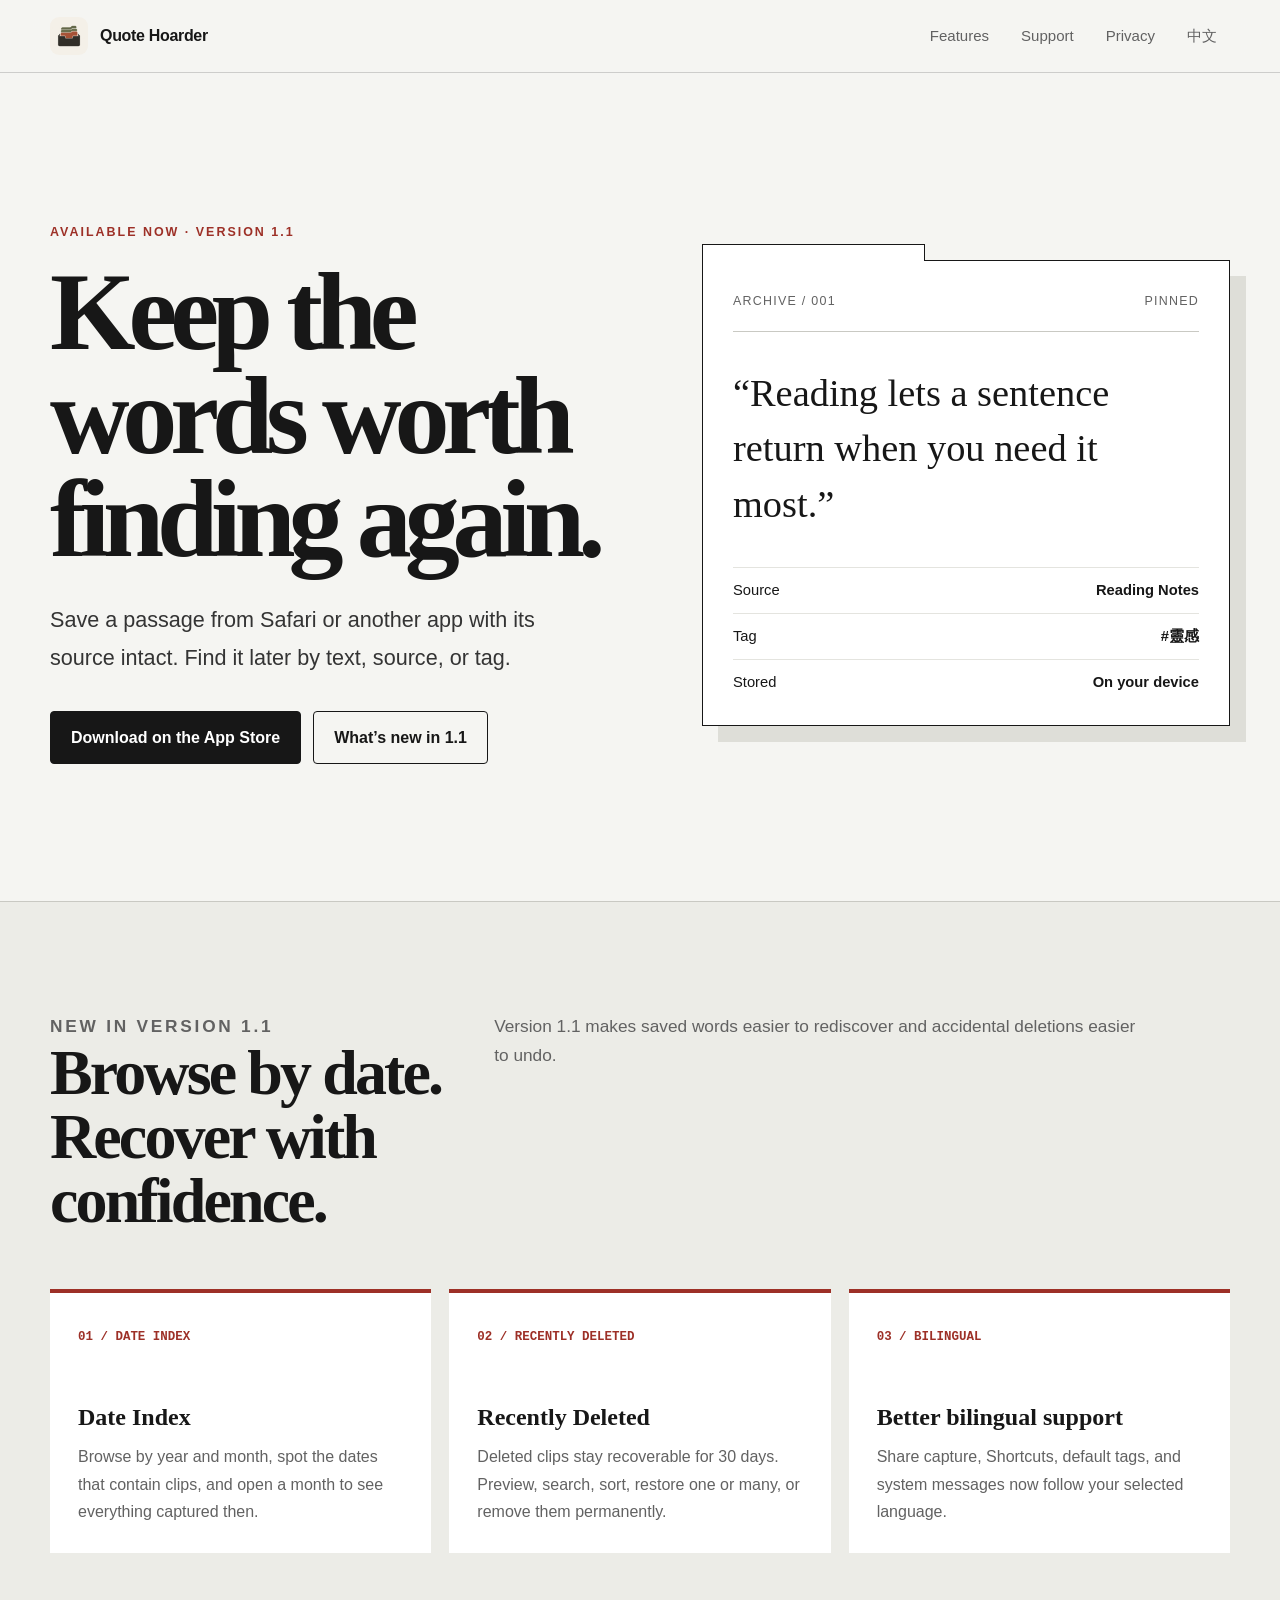
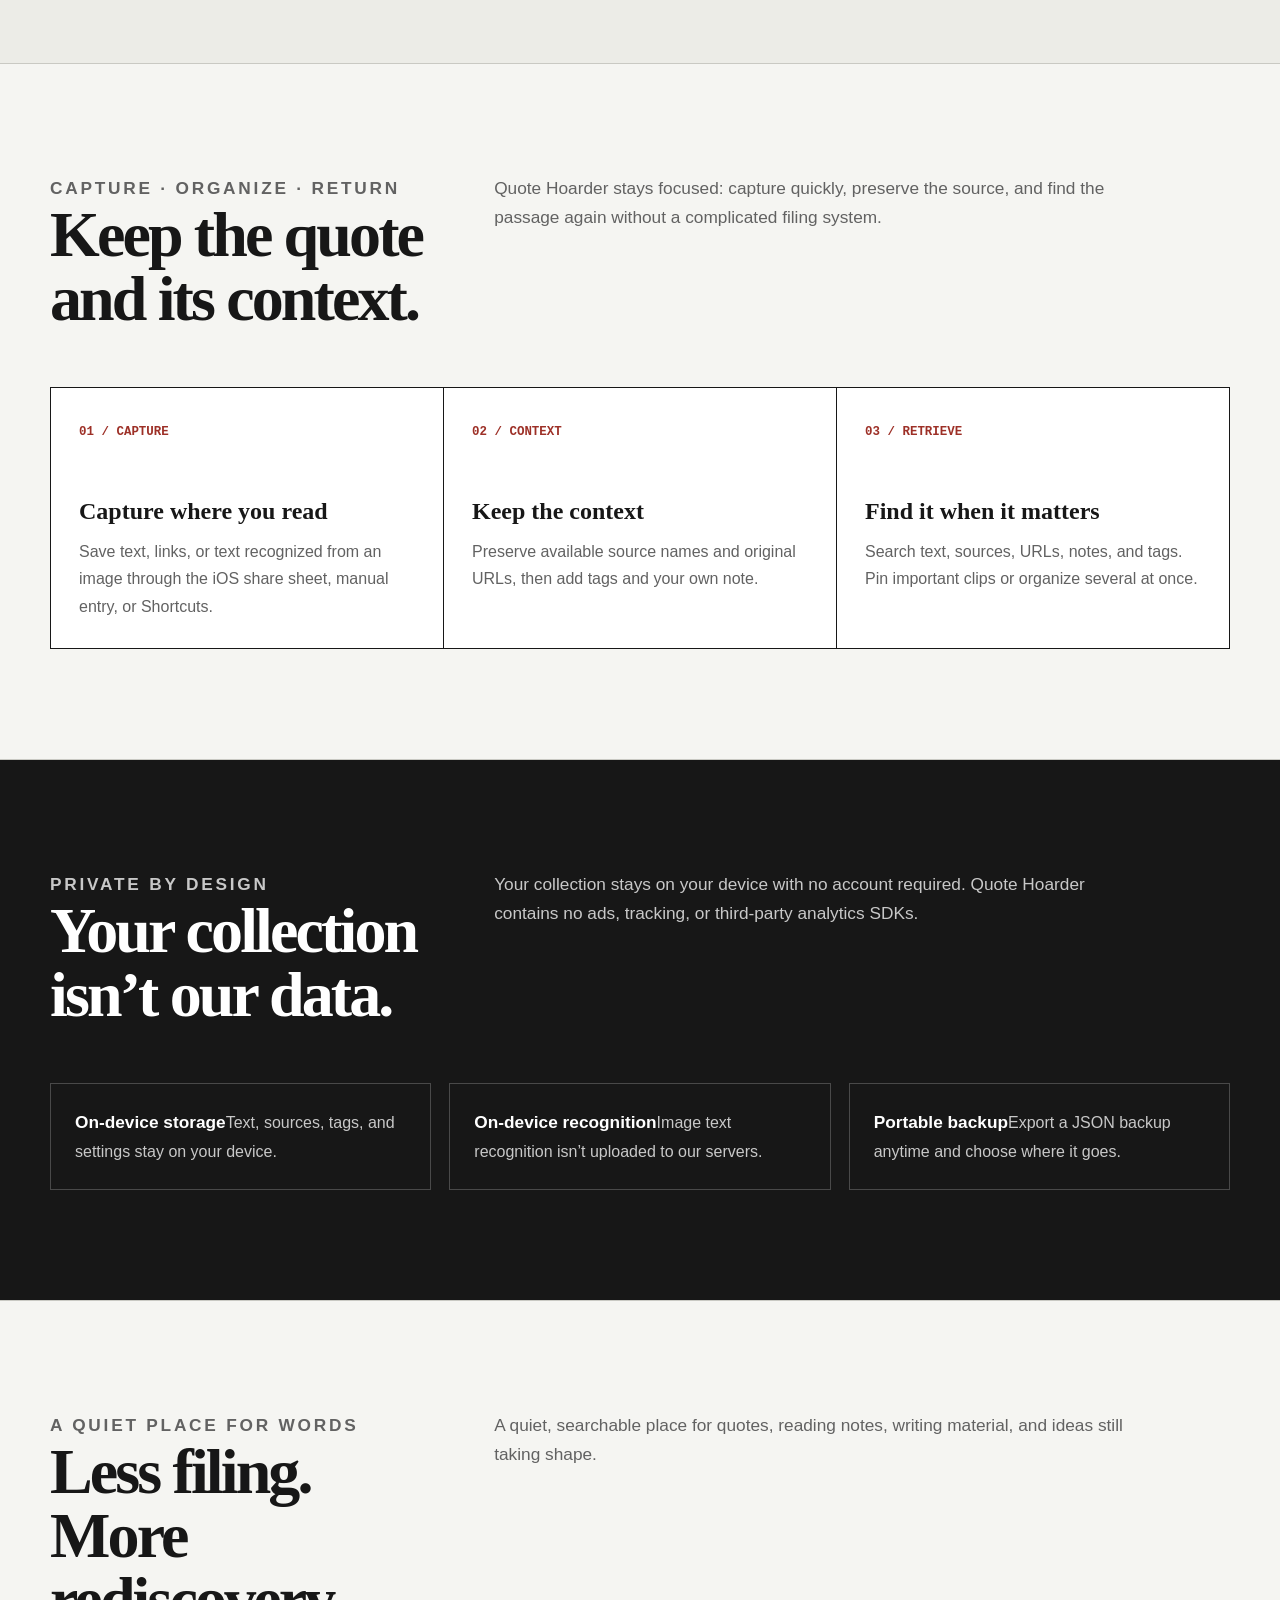
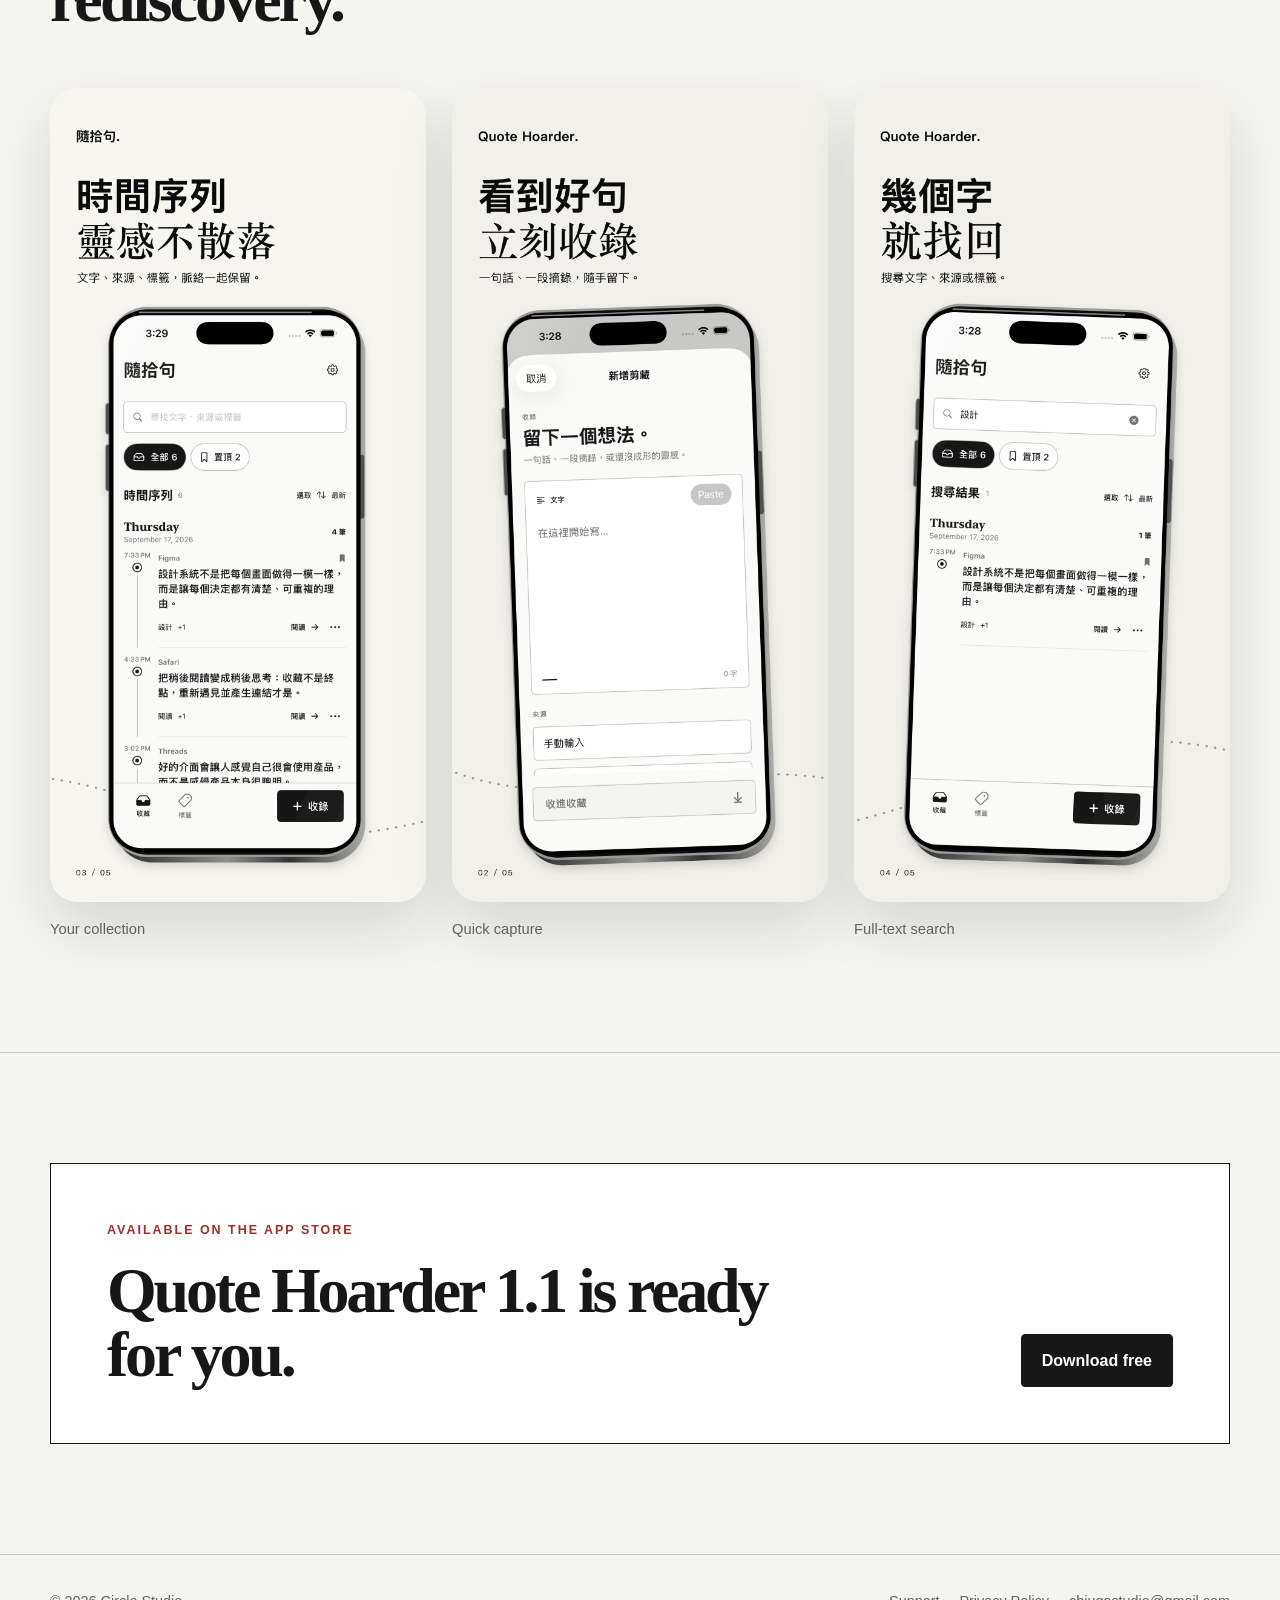
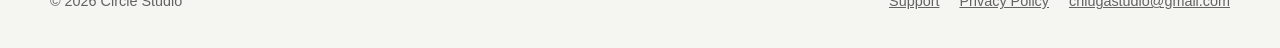
<file: index.html>
<!doctype html>
<html lang="zh-Hant">
<head>
  <meta charset="utf-8">
  <meta name="viewport" content="width=device-width, initial-scale=1">
  <meta name="description" content="隨拾句是一款在 iPhone 上保存文字摘錄、來源、標籤與註解的私人收藏工具。">
  <title>隨拾句 Quote Hoarder｜把值得留下的文字收進來</title>
  <link rel="icon" href="assets/favicon.svg" type="image/svg+xml">
  <link rel="stylesheet" href="assets/styles.css">
</head>
<body>
  <a class="skip-link" href="#main">Skip to content</a>
  <header class="site-header">
    <nav class="nav" aria-label="Primary navigation">
      <a class="brand" href="index.html">
        <img src="assets/app-icon.png" alt="">
        <span data-lang="zh">隨拾句</span><span data-lang="en">Quote Hoarder</span>
      </a>
      <div class="nav-links">
        <a href="#features"><span data-lang="zh">功能</span><span data-lang="en">Features</span></a>
        <a href="support/index.html"><span data-lang="zh">支援</span><span data-lang="en">Support</span></a>
        <a href="privacy/index.html"><span data-lang="zh">隱私</span><span data-lang="en">Privacy</span></a>
        <button class="language-button" type="button" data-language-toggle>EN</button>
      </div>
    </nav>
  </header>

  <main id="main">
    <section class="hero">
      <div>
        <p class="eyebrow"><span data-lang="zh">現已推出 · 版本 1.1</span><span data-lang="en">Available now · Version 1.1</span></p>
        <h1><span data-lang="zh">值得留下的，<br>別讓它滑走。</span><span data-lang="en">Keep the words worth finding again.</span></h1>
        <p class="hero-lead" data-lang="zh">從 Safari 或其他 App 分享一句話，連同來源一起收進隨拾句。之後用文字、來源與標籤快速找回。</p>
        <p class="hero-lead" data-lang="en">Save a passage from Safari or another app with its source intact. Find it later by text, source, or tag.</p>
        <div class="hero-actions">
          <a class="button" href="https://apps.apple.com/app/id6812375618"><span data-lang="zh">在 App Store 下載</span><span data-lang="en">Download on the App Store</span></a>
          <a class="button secondary" href="#whats-new"><span data-lang="zh">看看 1.1 新功能</span><span data-lang="en">What’s new in 1.1</span></a>
        </div>
      </div>
      <aside class="dossier" aria-label="Example saved quote">
        <div class="dossier-head"><span>ARCHIVE / 001</span><span>PINNED</span></div>
        <p class="quote" data-lang="zh">「閱讀不是把句子帶走，而是讓它在下一個時刻重新出現。」</p>
        <p class="quote" data-lang="en">“Reading lets a sentence return when you need it most.”</p>
        <div class="dossier-meta">
          <div class="meta-row"><span data-lang="zh">來源</span><span data-lang="en">Source</span><strong>Reading Notes</strong></div>
          <div class="meta-row"><span data-lang="zh">標籤</span><span data-lang="en">Tag</span><strong>#靈感</strong></div>
          <div class="meta-row"><span data-lang="zh">保存位置</span><span data-lang="en">Stored</span><strong data-lang="zh">只在你的裝置</strong><strong data-lang="en">On your device</strong></div>
        </div>
      </aside>
    </section>

    <section class="section update-band" id="whats-new">
      <div class="section-inner">
        <div class="section-heading">
          <div><p class="eyebrow">NEW IN VERSION 1.1</p><h2><span data-lang="zh">循著時間找回，<br>誤刪也能回頭。</span><span data-lang="en">Browse by date.<br>Recover with confidence.</span></h2></div>
          <p data-lang="zh">1.1 版讓收藏更容易重新被看見，也為刪除多留一道安全網。</p>
          <p data-lang="en">Version 1.1 makes saved words easier to rediscover and accidental deletions easier to undo.</p>
        </div>
        <div class="update-grid">
          <article class="update-card"><span class="feature-number">01 / DATE INDEX</span><h3><span data-lang="zh">日期索引</span><span data-lang="en">Date Index</span></h3><p data-lang="zh">依年份與月份瀏覽收藏，一眼看見哪些日期留下了摘錄，再打開整月內容。</p><p data-lang="en">Browse by year and month, spot the dates that contain clips, and open a month to see everything captured then.</p></article>
          <article class="update-card"><span class="feature-number">02 / RECENTLY DELETED</span><h3><span data-lang="zh">最近刪除</span><span data-lang="en">Recently Deleted</span></h3><p data-lang="zh">刪除的收藏保留 30 天。可預覽、搜尋、排序及單筆或批次復原，也能隨時永久刪除。</p><p data-lang="en">Deleted clips stay recoverable for 30 days. Preview, search, sort, restore one or many, or remove them permanently.</p></article>
          <article class="update-card"><span class="feature-number">03 / BILINGUAL</span><h3><span data-lang="zh">更一致的雙語體驗</span><span data-lang="en">Better bilingual support</span></h3><p data-lang="zh">分享收錄、快捷指令、預設標籤與系統訊息，現在都會正確跟隨你選擇的語言。</p><p data-lang="en">Share capture, Shortcuts, default tags, and system messages now follow your selected language.</p></article>
        </div>
      </div>
    </section>

    <section class="section" id="features">
      <div class="section-inner">
        <div class="section-heading">
          <div><p class="eyebrow">CAPTURE · ORGANIZE · RETURN</p><h2><span data-lang="zh">三步，<br>把脈絡留下。</span><span data-lang="en">Keep the quote and its context.</span></h2></div>
          <p data-lang="zh">隨拾句專注在一件事：讓收錄夠快、來源不丟、回頭尋找不費力。沒有帳號，也不需要先建立複雜分類。</p>
          <p data-lang="en">Quote Hoarder stays focused: capture quickly, preserve the source, and find the passage again without a complicated filing system.</p>
        </div>
        <div class="feature-grid">
          <article class="feature"><span class="feature-number">01 / CAPTURE</span><h3><span data-lang="zh">從正在閱讀的地方收錄</span><span data-lang="en">Capture where you read</span></h3><p data-lang="zh">從 iOS 分享選單保存文字、網址或圖片中的文字，也能手動輸入或使用快捷指令。</p><p data-lang="en">Save text, links, or text recognized from an image through the iOS share sheet, manual entry, or Shortcuts.</p></article>
          <article class="feature"><span class="feature-number">02 / CONTEXT</span><h3><span data-lang="zh">來源、標籤、註解一起留</span><span data-lang="en">Keep the context</span></h3><p data-lang="zh">保存可取得的來源名稱與原始網址，再補上標籤和當下想法。</p><p data-lang="en">Preserve available source names and original URLs, then add tags and your own note.</p></article>
          <article class="feature"><span class="feature-number">03 / RETRIEVE</span><h3><span data-lang="zh">需要時，快速找回</span><span data-lang="en">Find it when it matters</span></h3><p data-lang="zh">搜尋正文、來源、網址、註解與標籤；置頂重要摘錄，或批次整理收藏。</p><p data-lang="en">Search text, sources, URLs, notes, and tags. Pin important clips or organize several at once.</p></article>
        </div>
      </div>
    </section>

    <section class="section privacy-band">
      <div class="section-inner">
        <div class="section-heading">
          <div><p class="eyebrow">PRIVATE BY DESIGN</p><h2><span data-lang="zh">你的收藏，<br>不是我們的資料。</span><span data-lang="en">Your collection isn’t our data.</span></h2></div>
          <p data-lang="zh">內容保存在裝置上，不需登入。隨拾句不含廣告、追蹤或第三方分析 SDK，也不會把收藏傳到開發者伺服器。</p>
          <p data-lang="en">Your collection stays on your device with no account required. Quote Hoarder contains no ads, tracking, or third-party analytics SDKs.</p>
        </div>
        <div class="privacy-points">
          <div class="privacy-point"><strong data-lang="zh">本機保存</strong><strong data-lang="en">On-device storage</strong><span data-lang="zh">文字、來源、標籤與設定留在裝置上。</span><span data-lang="en">Text, sources, tags, and settings stay on your device.</span></div>
          <div class="privacy-point"><strong data-lang="zh">本機辨識</strong><strong data-lang="en">On-device recognition</strong><span data-lang="zh">圖片文字辨識不會上傳到我們的伺服器。</span><span data-lang="en">Image text recognition isn’t uploaded to our servers.</span></div>
          <div class="privacy-point"><strong data-lang="zh">自由備份</strong><strong data-lang="en">Portable backup</strong><span data-lang="zh">隨時匯出 JSON 備份，保存位置由你選擇。</span><span data-lang="en">Export a JSON backup anytime and choose where it goes.</span></div>
        </div>
      </div>
    </section>

    <section class="section">
      <div class="section-inner">
        <div class="section-heading">
          <div><p class="eyebrow">A QUIET PLACE FOR WORDS</p><h2><span data-lang="zh">少一點整理負擔，<br>多一點重新遇見。</span><span data-lang="en">Less filing. More rediscovery.</span></h2></div>
          <p data-lang="zh">為短句、書摘、寫作素材與還沒成形的靈感，留一個安靜、可搜尋的位置。</p>
          <p data-lang="en">A quiet, searchable place for quotes, reading notes, writing material, and ideas still taking shape.</p>
        </div>
        <div class="screens">
          <figure class="screen-card"><img src="assets/screen-home.png" alt="Quote Hoarder collection screen" loading="lazy"><figcaption><span data-lang="zh">收藏首頁</span><span data-lang="en">Your collection</span></figcaption></figure>
          <figure class="screen-card"><img src="assets/screen-capture.png" alt="Quote Hoarder capture screen" loading="lazy"><figcaption><span data-lang="zh">快速收錄</span><span data-lang="en">Quick capture</span></figcaption></figure>
          <figure class="screen-card"><img src="assets/screen-search.png" alt="Quote Hoarder search screen" loading="lazy"><figcaption><span data-lang="zh">全文搜尋</span><span data-lang="en">Full-text search</span></figcaption></figure>
        </div>
      </div>
    </section>

    <section class="section">
      <div class="section-inner">
        <div class="cta">
          <div><p class="eyebrow">AVAILABLE ON THE APP STORE</p><h2><span data-lang="zh">隨拾句 1.1，<br>現在就能下載。</span><span data-lang="en">Quote Hoarder 1.1 is ready for you.</span></h2></div>
          <a class="button" href="https://apps.apple.com/app/id6812375618"><span data-lang="zh">免費下載</span><span data-lang="en">Download free</span></a>
        </div>
      </div>
    </section>
  </main>

  <footer class="site-footer">
    <div class="footer-inner">
      <span>© 2026 Circle Studio</span>
      <div class="footer-links"><a href="support/index.html"><span data-lang="zh">支援</span><span data-lang="en">Support</span></a><a href="privacy/index.html"><span data-lang="zh">隱私權政策</span><span data-lang="en">Privacy Policy</span></a><a href="mailto:chiugastudio@gmail.com">chiugastudio@gmail.com</a></div>
    </div>
  </footer>
  <script src="assets/site.js"></script>
</body>
</html>
</file>
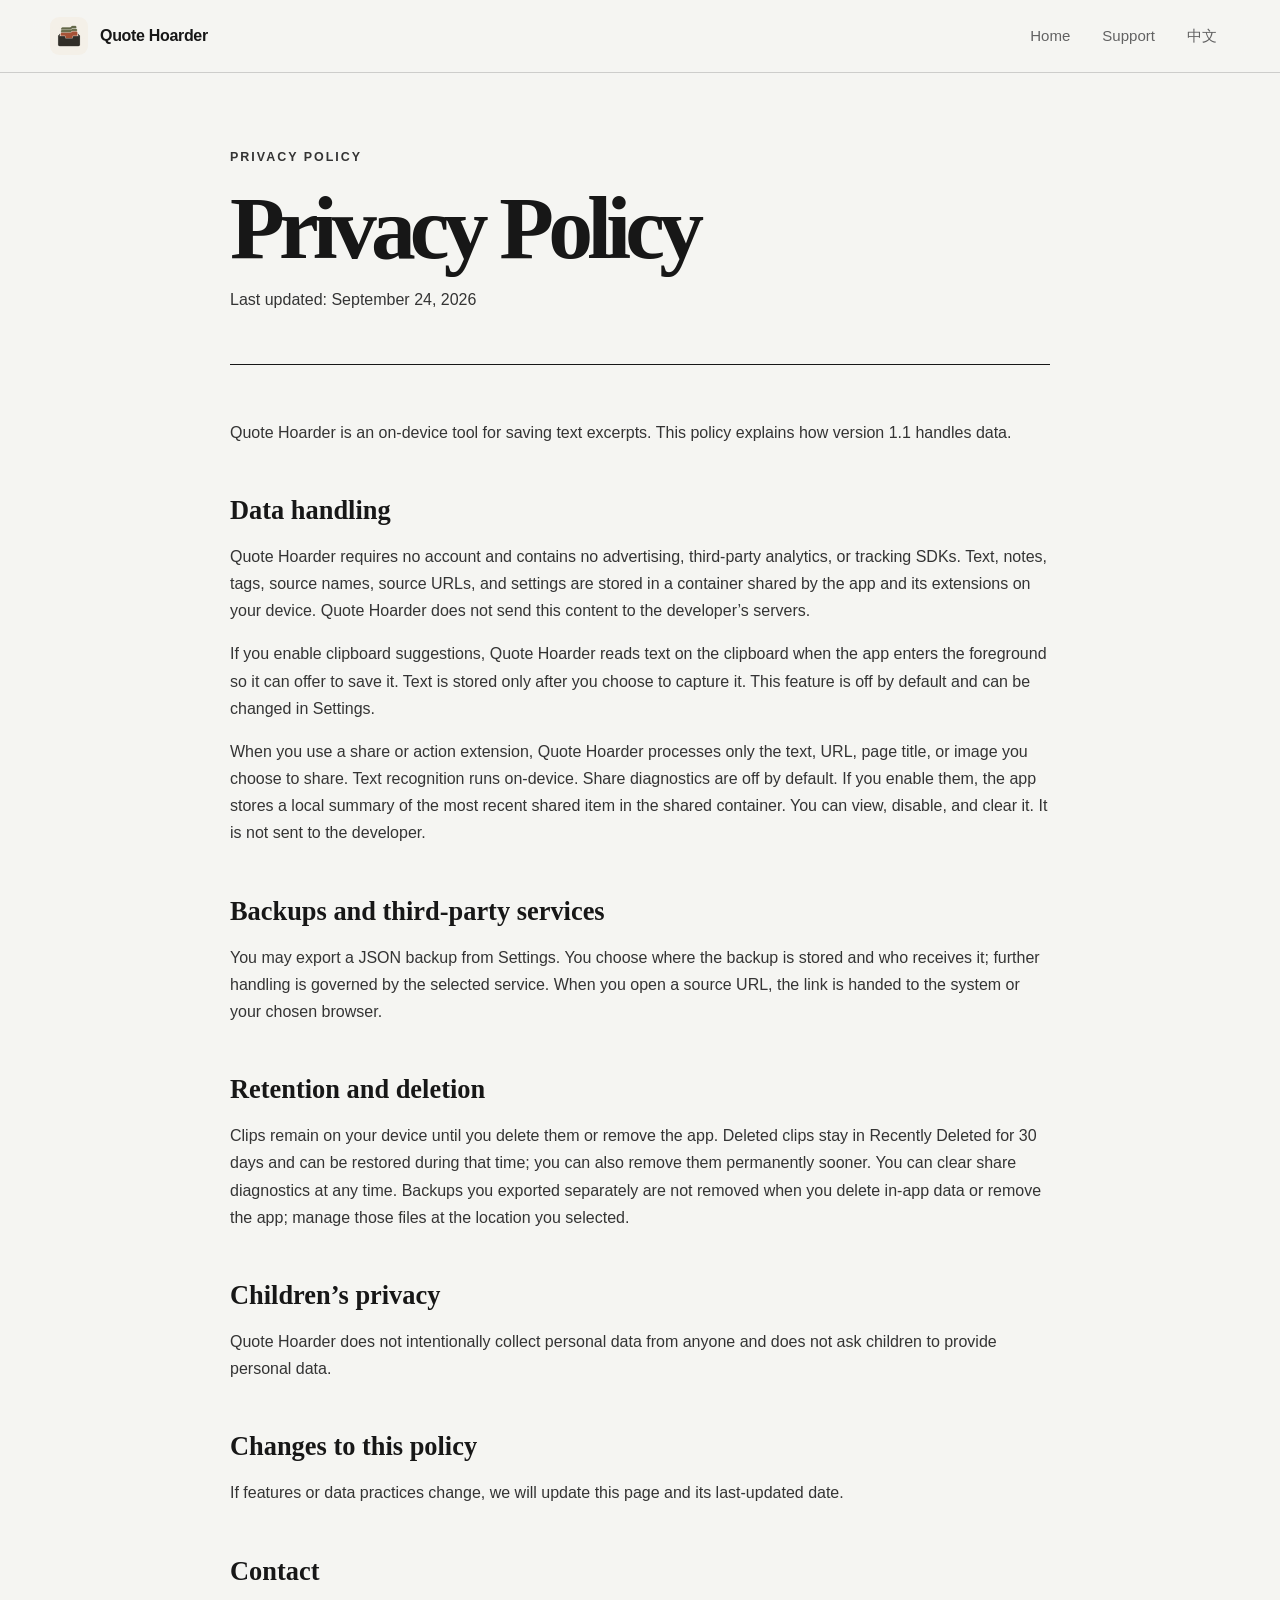
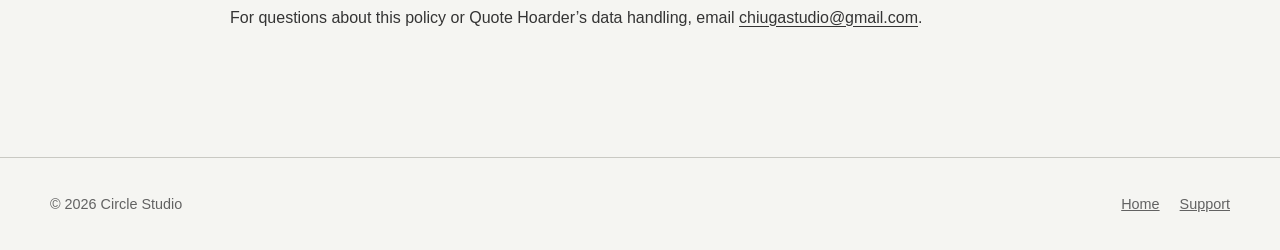
<file: privacy/index.html>
<!doctype html>
<html lang="zh-Hant">
<head>
  <meta charset="utf-8"><meta name="viewport" content="width=device-width, initial-scale=1">
  <meta name="description" content="隨拾句 Quote Hoarder 隱私權政策">
  <title>隱私權政策｜隨拾句 Quote Hoarder</title>
  <link rel="icon" href="../assets/favicon.svg" type="image/svg+xml"><link rel="stylesheet" href="../assets/styles.css">
</head>
<body>
  <a class="skip-link" href="#main">Skip to content</a>
  <header class="site-header"><nav class="nav"><a class="brand" href="../index.html"><img src="../assets/app-icon.png" alt=""><span data-lang="zh">隨拾句</span><span data-lang="en">Quote Hoarder</span></a><div class="nav-links"><a href="../index.html"><span data-lang="zh">首頁</span><span data-lang="en">Home</span></a><a href="../support/index.html"><span data-lang="zh">支援</span><span data-lang="en">Support</span></a><button class="language-button" type="button" data-language-toggle>EN</button></div></nav></header>
  <main class="document-main" id="main">
    <header class="document-header"><p class="eyebrow">PRIVACY POLICY</p><h1><span data-lang="zh">隱私權政策</span><span data-lang="en">Privacy Policy</span></h1><p><span data-lang="zh">最後更新：2026 年 9 月 24 日</span><span data-lang="en">Last updated: September 24, 2026</span></p></header>
    <div data-lang="zh">
      <p>隨拾句（Quote Hoarder）是一款在裝置上保存文字摘錄的工具。本政策說明目前 1.1 版本如何處理資料。</p>
      <h2>資料處理</h2>
      <p>隨拾句不要求建立帳號，也不包含廣告、第三方分析或追蹤 SDK。使用者保存的文字、註解、標籤、來源名稱、來源網址與設定，皆儲存在使用者裝置上的 App 與 App Extension 共用容器中，不會由隨拾句傳送到開發者的伺服器。</p>
      <p>啟用剪貼簿提醒時，隨拾句會在 App 進入前景時讀取剪貼簿中的文字，以提示是否收錄。文字只有在使用者選擇收錄後才會存入收藏；此功能預設關閉，並可隨時在設定中變更。</p>
      <p>從其他 App 使用分享或動作擴充功能時，隨拾句只處理該次由使用者分享的文字、網址、網頁標題或圖片。圖片文字辨識在裝置上執行。分享格式診斷預設關閉；使用者主動開啟後，App 才會在共用容器保留最近一次分享項目的本機診斷資訊。使用者可以查看、關閉並清除診斷，資料不會傳送給開發者。</p>
      <h2>備份與第三方服務</h2>
      <p>使用者可以從設定匯出 JSON 備份。備份檔的保存位置與分享對象由使用者選擇，之後的資料處理由所選服務的政策規範。使用者點擊原始網址時，連結會交由系統或使用者選擇的瀏覽器開啟。</p>
      <h2>資料保留與刪除</h2>
      <p>收藏會保留在裝置上，直到使用者刪除或移除 App。刪除的收藏會在「最近刪除」保留 30 天，期間可由使用者復原；使用者也可以提前永久刪除。使用者亦可清除分享來源診斷。自行匯出的備份不會隨 App 內刪除或移除 App 而一併刪除，需由使用者在保存位置自行管理。</p>
      <h2>兒童隱私</h2><p>隨拾句不會刻意收集任何人的個人資料，也不會要求兒童提供個人資料。</p>
      <h2>政策更新</h2><p>若功能或資料處理方式有所變更，我們會更新本頁內容與最後更新日期。</p>
      <h2>聯絡方式</h2><p>若對本政策或隨拾句的資料處理有任何疑問，請寄信至 <a href="mailto:chiugastudio@gmail.com">chiugastudio@gmail.com</a>。</p>
    </div>
    <div data-lang="en">
      <p>Quote Hoarder is an on-device tool for saving text excerpts. This policy explains how version 1.1 handles data.</p>
      <h2>Data handling</h2>
      <p>Quote Hoarder requires no account and contains no advertising, third-party analytics, or tracking SDKs. Text, notes, tags, source names, source URLs, and settings are stored in a container shared by the app and its extensions on your device. Quote Hoarder does not send this content to the developer’s servers.</p>
      <p>If you enable clipboard suggestions, Quote Hoarder reads text on the clipboard when the app enters the foreground so it can offer to save it. Text is stored only after you choose to capture it. This feature is off by default and can be changed in Settings.</p>
      <p>When you use a share or action extension, Quote Hoarder processes only the text, URL, page title, or image you choose to share. Text recognition runs on-device. Share diagnostics are off by default. If you enable them, the app stores a local summary of the most recent shared item in the shared container. You can view, disable, and clear it. It is not sent to the developer.</p>
      <h2>Backups and third-party services</h2>
      <p>You may export a JSON backup from Settings. You choose where the backup is stored and who receives it; further handling is governed by the selected service. When you open a source URL, the link is handed to the system or your chosen browser.</p>
      <h2>Retention and deletion</h2>
      <p>Clips remain on your device until you delete them or remove the app. Deleted clips stay in Recently Deleted for 30 days and can be restored during that time; you can also remove them permanently sooner. You can clear share diagnostics at any time. Backups you exported separately are not removed when you delete in-app data or remove the app; manage those files at the location you selected.</p>
      <h2>Children’s privacy</h2><p>Quote Hoarder does not intentionally collect personal data from anyone and does not ask children to provide personal data.</p>
      <h2>Changes to this policy</h2><p>If features or data practices change, we will update this page and its last-updated date.</p>
      <h2>Contact</h2><p>For questions about this policy or Quote Hoarder’s data handling, email <a href="mailto:chiugastudio@gmail.com">chiugastudio@gmail.com</a>.</p>
    </div>
  </main>
  <footer class="site-footer"><div class="footer-inner"><span>© 2026 Circle Studio</span><div class="footer-links"><a href="../index.html">Home</a><a href="../support/index.html">Support</a></div></div></footer>
  <script src="../assets/site.js"></script>
</body>
</html>
</file>
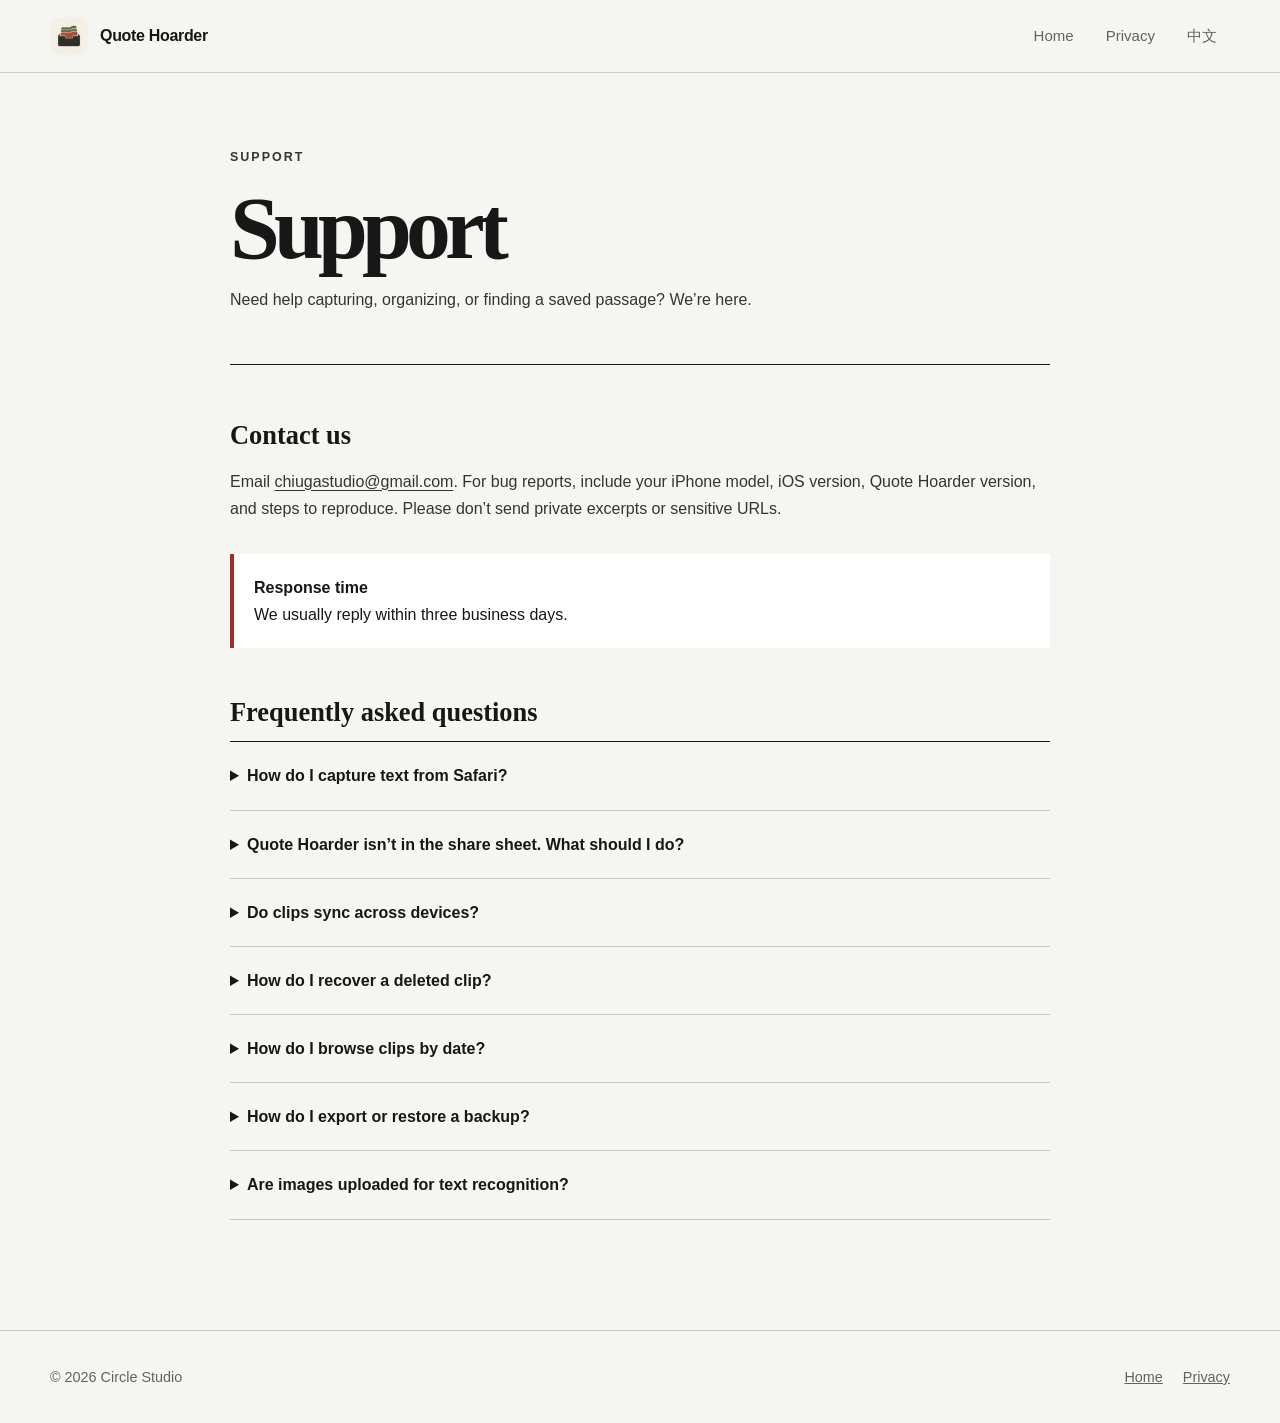
<file: support/index.html>
<!doctype html>
<html lang="zh-Hant">
<head>
  <meta charset="utf-8"><meta name="viewport" content="width=device-width, initial-scale=1">
  <meta name="description" content="隨拾句 Quote Hoarder 使用支援與聯絡資訊">
  <title>使用支援｜隨拾句 Quote Hoarder</title>
  <link rel="icon" href="../assets/favicon.svg" type="image/svg+xml"><link rel="stylesheet" href="../assets/styles.css">
</head>
<body>
  <a class="skip-link" href="#main">Skip to content</a>
  <header class="site-header"><nav class="nav"><a class="brand" href="../index.html"><img src="../assets/app-icon.png" alt=""><span data-lang="zh">隨拾句</span><span data-lang="en">Quote Hoarder</span></a><div class="nav-links"><a href="../index.html"><span data-lang="zh">首頁</span><span data-lang="en">Home</span></a><a href="../privacy/index.html"><span data-lang="zh">隱私</span><span data-lang="en">Privacy</span></a><button class="language-button" type="button" data-language-toggle>EN</button></div></nav></header>
  <main class="document-main" id="main">
    <header class="document-header"><p class="eyebrow">SUPPORT</p><h1><span data-lang="zh">使用支援</span><span data-lang="en">Support</span></h1><p data-lang="zh">收錄、整理或找回文字時遇到問題？我們會協助你。</p><p data-lang="en">Need help capturing, organizing, or finding a saved passage? We’re here.</p></header>
    <section>
      <h2><span data-lang="zh">聯絡我們</span><span data-lang="en">Contact us</span></h2>
      <p data-lang="zh">請寄信至 <a href="mailto:chiugastudio@gmail.com">chiugastudio@gmail.com</a>。若要回報問題，請附上 iPhone 型號、iOS 版本、隨拾句版本，以及重現步驟；請勿寄送私人摘錄或敏感網址。</p>
      <p data-lang="en">Email <a href="mailto:chiugastudio@gmail.com">chiugastudio@gmail.com</a>. For bug reports, include your iPhone model, iOS version, Quote Hoarder version, and steps to reproduce. Please don’t send private excerpts or sensitive URLs.</p>
      <div class="notice"><strong><span data-lang="zh">回覆時間</span><span data-lang="en">Response time</span></strong><br><span data-lang="zh">我們通常會在 3 個工作天內回覆。</span><span data-lang="en">We usually reply within three business days.</span></div>
    </section>
    <section>
      <h2><span data-lang="zh">常見問題</span><span data-lang="en">Frequently asked questions</span></h2>
      <div class="faq">
        <details><summary><span data-lang="zh">如何從 Safari 收錄文字？</span><span data-lang="en">How do I capture text from Safari?</span></summary><p data-lang="zh">選取文字，點「分享」，再選擇「隨拾句速記」。你可以確認來源、加入標籤與註解後保存。</p><p data-lang="en">Select text, tap Share, then choose Quote Hoarder Clip. Review the source, add tags or a note, and save.</p></details>
        <details><summary><span data-lang="zh">在分享選單找不到隨拾句？</span><span data-lang="en">Quote Hoarder isn’t in the share sheet. What should I do?</span></summary><p data-lang="zh">先開啟隨拾句一次，再回到分享選單，滑到 App 列尾端點「更多」，將隨拾句加入常用項目。如果仍未出現，請重新啟動 iPhone。</p><p data-lang="en">Open Quote Hoarder once. Return to the share sheet, scroll to the end of the app row, tap More, and add Quote Hoarder to Favorites. If it still doesn’t appear, restart your iPhone.</p></details>
        <details><summary><span data-lang="zh">收藏會同步到其他裝置嗎？</span><span data-lang="en">Do clips sync across devices?</span></summary><p data-lang="zh">1.1 版只保存在目前裝置，不提供雲端同步。你可以在「設定 → 備份與還原」匯出 JSON 備份。</p><p data-lang="en">Version 1.1 stores clips only on the current device and doesn’t provide cloud sync. Export a JSON backup from Settings → Backup &amp; Restore.</p></details>
        <details><summary><span data-lang="zh">如何復原誤刪的收藏？</span><span data-lang="en">How do I recover a deleted clip?</span></summary><p data-lang="zh">前往「最近刪除」即可預覽、搜尋與復原 30 天內刪除的收藏，也能一次復原多筆。若確定不再需要，可隨時永久刪除。</p><p data-lang="en">Open Recently Deleted to preview, search, and restore clips deleted within the past 30 days. You can restore several at once or permanently remove anything you no longer need.</p></details>
        <details><summary><span data-lang="zh">如何依日期找回收藏？</span><span data-lang="en">How do I browse clips by date?</span></summary><p data-lang="zh">開啟日期索引，選擇年份與月份；有收藏的日期會清楚標示。點選月份即可查看當時收錄的所有內容。</p><p data-lang="en">Open Date Index and choose a year and month. Dates containing clips are marked, and opening a month shows everything captured then.</p></details>
        <details><summary><span data-lang="zh">如何匯出或還原備份？</span><span data-lang="en">How do I export or restore a backup?</span></summary><p data-lang="zh">前往「設定 → 備份與還原」。匯出會建立 JSON 檔；匯入會將備份內容合併至目前收藏。</p><p data-lang="en">Go to Settings → Backup &amp; Restore. Export creates a JSON file; import merges that backup into your current collection.</p></details>
        <details><summary><span data-lang="zh">圖片文字辨識會上傳嗎？</span><span data-lang="en">Are images uploaded for text recognition?</span></summary><p data-lang="zh">不會。圖片文字辨識在裝置上執行，隨拾句不會把圖片傳送到開發者伺服器。</p><p data-lang="en">No. Text recognition runs on-device, and Quote Hoarder doesn’t send images to the developer’s servers.</p></details>
      </div>
    </section>
  </main>
  <footer class="site-footer"><div class="footer-inner"><span>© 2026 Circle Studio</span><div class="footer-links"><a href="../index.html">Home</a><a href="../privacy/index.html">Privacy</a></div></div></footer>
  <script src="../assets/site.js"></script>
</body>
</html>
</file>
<file: assets/styles.css>
:root {
  color-scheme: light;
  --ink: #171717;
  --muted: #626262;
  --paper: #ffffff;
  --canvas: #f5f5f2;
  --line: #c9c9c3;
  --soft-line: #e4e4df;
  --signal: #9d3027;
  --max: 1180px;
}

* { box-sizing: border-box; }

html { scroll-behavior: smooth; }

body {
  margin: 0;
  background: var(--canvas);
  color: var(--ink);
  font-family: -apple-system, BlinkMacSystemFont, "Segoe UI", sans-serif;
  font-size: 16px;
  line-height: 1.7;
}

a { color: inherit; }

img { display: block; max-width: 100%; }

.skip-link {
  position: absolute;
  left: 1rem;
  top: -4rem;
  z-index: 100;
  padding: .75rem 1rem;
  background: var(--ink);
  color: #fff;
}

.skip-link:focus { top: 1rem; }

.site-header {
  position: sticky;
  top: 0;
  z-index: 20;
  border-bottom: 1px solid rgba(23, 23, 23, .18);
  background: rgba(245, 245, 242, .92);
  backdrop-filter: blur(16px);
}

.nav {
  width: min(var(--max), calc(100% - 40px));
  min-height: 72px;
  margin: 0 auto;
  display: flex;
  align-items: center;
  justify-content: space-between;
  gap: 24px;
}

.brand {
  display: inline-flex;
  align-items: center;
  gap: 12px;
  text-decoration: none;
  font-weight: 760;
  letter-spacing: -.02em;
}

.brand img { width: 38px; height: 38px; border-radius: 9px; }

.nav-links { display: flex; align-items: center; gap: 6px; }

.nav-links a,
.language-button {
  min-height: 44px;
  padding: 10px 13px;
  border: 0;
  border-radius: 4px;
  background: transparent;
  color: var(--muted);
  font: inherit;
  font-size: .94rem;
  text-decoration: none;
  cursor: pointer;
}

.nav-links a:hover,
.nav-links a:focus-visible,
.language-button:hover,
.language-button:focus-visible {
  color: var(--ink);
  background: var(--paper);
  outline: 1px solid var(--line);
}

.hero {
  width: min(var(--max), calc(100% - 40px));
  min-height: calc(100vh - 72px);
  margin: 0 auto;
  padding: 84px 0 72px;
  display: grid;
  grid-template-columns: minmax(0, 1.02fr) minmax(320px, .98fr);
  align-items: center;
  gap: clamp(42px, 8vw, 112px);
}

.eyebrow {
  margin: 0 0 18px;
  color: var(--signal);
  font-size: .78rem;
  font-weight: 760;
  letter-spacing: .16em;
  text-transform: uppercase;
}

h1, h2, h3, .quote {
  font-family: ui-serif, Georgia, "Times New Roman", "Noto Serif TC", serif;
}

h1 {
  max-width: 720px;
  margin: 0;
  font-size: clamp(3.5rem, 8.6vw, 7.6rem);
  font-weight: 700;
  letter-spacing: -.065em;
  line-height: .94;
}

.hero-lead {
  max-width: 620px;
  margin: 30px 0 0;
  color: #343434;
  font-size: clamp(1.08rem, 2vw, 1.35rem);
  line-height: 1.75;
}

.hero-actions { display: flex; flex-wrap: wrap; gap: 12px; margin-top: 34px; }

.button {
  display: inline-flex;
  min-height: 52px;
  align-items: center;
  justify-content: center;
  padding: 12px 20px;
  border: 1px solid var(--ink);
  border-radius: 4px;
  background: var(--ink);
  color: white;
  font-weight: 700;
  text-decoration: none;
}

.button.secondary { background: transparent; color: var(--ink); }
.button:hover { transform: translateY(-1px); }

.dossier {
  position: relative;
  padding: 30px;
  border: 1px solid var(--ink);
  background: var(--paper);
  box-shadow: 16px 16px 0 #deded8;
}

.dossier::before {
  content: "";
  position: absolute;
  width: 42%;
  height: 16px;
  top: -17px;
  left: -1px;
  border: 1px solid var(--ink);
  border-bottom: 0;
  background: var(--paper);
}

.dossier-head {
  display: flex;
  justify-content: space-between;
  padding-bottom: 18px;
  border-bottom: 1px solid var(--line);
  color: var(--muted);
  font-size: .78rem;
  letter-spacing: .1em;
}

.quote { margin: 34px 0; font-size: clamp(1.7rem, 3vw, 2.5rem); line-height: 1.45; }
.dossier-meta { display: grid; gap: 10px; font-size: .92rem; }
.meta-row { display: flex; justify-content: space-between; gap: 20px; border-top: 1px solid var(--soft-line); padding-top: 10px; }
.meta-row span:first-child { color: var(--muted); }

.section { padding: 110px 0; border-top: 1px solid var(--line); }
.section-inner { width: min(var(--max), calc(100% - 40px)); margin: 0 auto; }
.section-heading { display: grid; grid-template-columns: .7fr 1.3fr; gap: 48px; margin-bottom: 56px; }
.section-heading h2 { margin: 0; font-size: clamp(2.25rem, 5vw, 4.6rem); line-height: 1; letter-spacing: -.045em; }
.section-heading p { margin: 0; max-width: 650px; color: var(--muted); font-size: 1.08rem; }

.feature-grid { display: grid; grid-template-columns: repeat(3, 1fr); border-top: 1px solid var(--ink); border-left: 1px solid var(--ink); }
.feature { min-height: 250px; padding: 28px; border-right: 1px solid var(--ink); border-bottom: 1px solid var(--ink); background: var(--paper); }
.feature-number { color: var(--signal); font: 700 .78rem ui-monospace, SFMono-Regular, monospace; }
.feature h3 { margin: 54px 0 12px; font-size: 1.5rem; line-height: 1.2; }
.feature p { margin: 0; color: var(--muted); }

.update-band { background: #ecece7; }
.update-grid { display: grid; grid-template-columns: repeat(3, 1fr); gap: 18px; }
.update-card { min-height: 260px; padding: 28px; border-top: 4px solid var(--signal); background: var(--paper); }
.update-card h3 { margin: 54px 0 12px; font-size: 1.5rem; line-height: 1.2; }
.update-card p { margin: 0; color: var(--muted); }

.privacy-band { background: var(--ink); color: white; }
.privacy-band .section-heading p { color: #c8c8c8; }
.privacy-points { display: grid; grid-template-columns: repeat(3, 1fr); gap: 18px; }
.privacy-point { padding: 24px; border: 1px solid #494949; }
.privacy-point strong { display: block; margin-bottom: 8px; font-size: 1.08rem; }
.privacy-point span { color: #c8c8c8; }

.screens { display: grid; grid-template-columns: repeat(3, 1fr); gap: 26px; align-items: start; }
.screen-card { margin: 0; }
.screen-card img { border-radius: 28px; box-shadow: 0 26px 60px rgba(23, 23, 23, .14); }
.screen-card figcaption { margin-top: 15px; color: var(--muted); font-size: .92rem; }

.cta { display: flex; align-items: end; justify-content: space-between; gap: 40px; padding: 56px; border: 1px solid var(--ink); background: var(--paper); }
.cta h2 { margin: 0; max-width: 720px; font-size: clamp(2.3rem, 5vw, 4.8rem); line-height: 1; letter-spacing: -.05em; }

.site-footer { border-top: 1px solid var(--line); padding: 34px 0; }
.footer-inner { width: min(var(--max), calc(100% - 40px)); margin: 0 auto; display: flex; justify-content: space-between; gap: 24px; color: var(--muted); font-size: .9rem; }
.footer-links { display: flex; flex-wrap: wrap; gap: 20px; }

.document-main { width: min(820px, calc(100% - 40px)); margin: 0 auto; padding: 74px 0 110px; }
.document-header { margin-bottom: 54px; padding-bottom: 34px; border-bottom: 1px solid var(--ink); }
.document-header h1 { font-size: clamp(3rem, 7vw, 5.8rem); }
.document-header p { color: var(--muted); }
.document-main h2 { margin: 48px 0 12px; font-size: 1.65rem; line-height: 1.25; }
.document-main h3 { margin: 32px 0 8px; font-size: 1.16rem; }
.document-main p, .document-main li { color: #343434; }
.document-main a { text-underline-offset: 3px; }
.notice { margin: 32px 0; padding: 20px; border-left: 4px solid var(--signal); background: var(--paper); }
.faq { border-top: 1px solid var(--ink); }
.faq details { padding: 20px 0; border-bottom: 1px solid var(--line); }
.faq summary { cursor: pointer; font-weight: 700; }
.faq details p { margin-bottom: 0; }

[data-lang] { display: none !important; }
html[lang="zh-Hant"] [data-lang="zh"],
html[lang="en"] [data-lang="en"] { display: revert !important; }

@media (max-width: 850px) {
  .hero { grid-template-columns: 1fr; min-height: auto; padding-top: 68px; }
  .dossier { margin: 16px 8px 0 0; }
  .section-heading { grid-template-columns: 1fr; gap: 18px; }
  .feature-grid, .update-grid, .privacy-points { grid-template-columns: 1fr; }
  .feature { min-height: auto; }
  .feature h3, .update-card h3 { margin-top: 28px; }
  .update-card { min-height: auto; }
  .screens { gap: 12px; }
  .cta { align-items: start; flex-direction: column; padding: 34px; }
}

@media (max-width: 620px) {
  .nav { width: min(100% - 28px, var(--max)); }
  .brand span { display: none; }
  .nav-links a { display: none; }
  .hero, .section-inner { width: min(100% - 32px, var(--max)); }
  .hero { padding: 58px 0 68px; }
  h1 { font-size: clamp(3.25rem, 15vw, 5.2rem); }
  .section { padding: 78px 0; }
  .screens { grid-template-columns: 1fr; gap: 34px; }
  .screen-card:nth-child(n+3) { display: none; }
  .footer-inner { flex-direction: column; }
}

@media (prefers-reduced-motion: reduce) {
  html { scroll-behavior: auto; }
  *, *::before, *::after { transition: none !important; }
}
</file>
